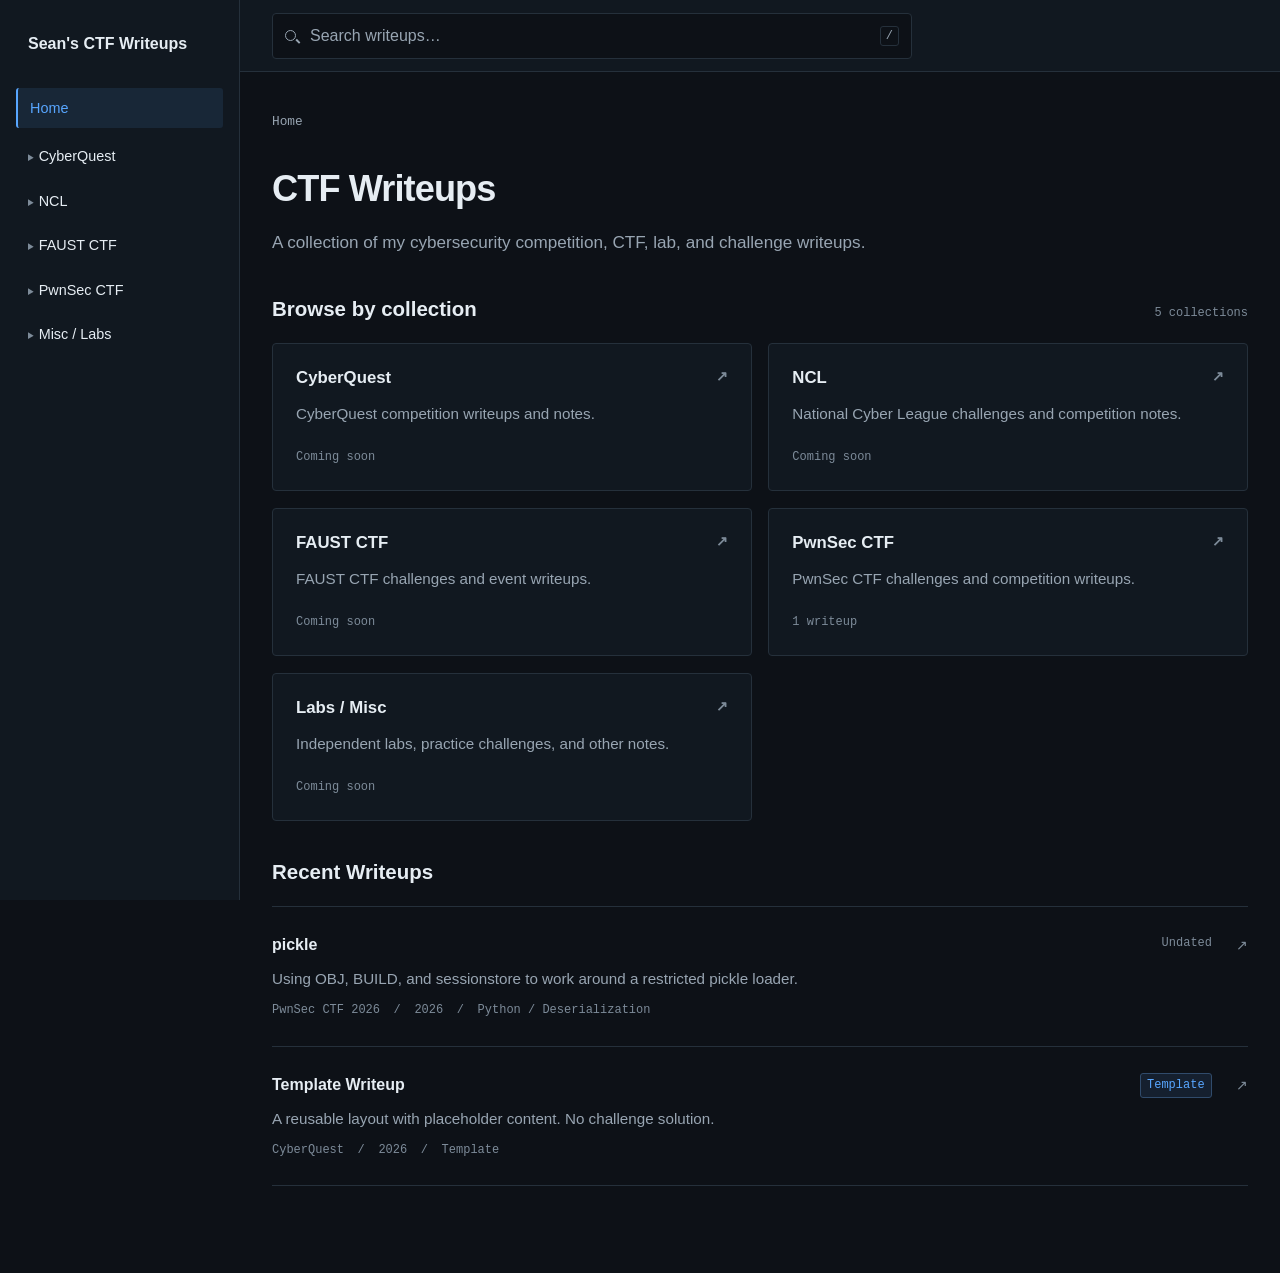
<file: index.html>
<!doctype html>
<html lang="en">
<head>
  <meta charset="utf-8">
  <meta name="viewport" content="width=device-width, initial-scale=1">
  <meta name="description" content="Sean's cybersecurity competition, CTF, lab, and challenge writeups.">
  <meta name="theme-color" content="#0d1117">
  <title>CTF Writeups · Sean's CTF Writeups</title>
  <link rel="stylesheet" href="assets/css/style.css">
  <script src="assets/js/writeups.js" defer></script>
  <script src="assets/js/main.js" defer></script>
</head>
<body>
  <a class="skip-link" href="#main">Skip to content</a>
  <div id="site-shell"></div>
  <noscript>
    <nav aria-label="Main">JavaScript enables the sidebar and search.
      <a href="index.html">Home</a><a href="writeups/cyberquest/">CyberQuest</a><a href="writeups/ncl/">NCL</a><a href="writeups/faust/">FAUST CTF</a><a href="writeups/pwnsec/">PwnSec CTF</a><a href="writeups/misc/">Misc / Labs</a>
    </nav>
  </noscript>
  <main id="main" class="page" tabindex="-1">
    <div class="page-inner">
      <nav class="breadcrumbs" aria-label="Breadcrumb"><ol><li aria-current="page">Home</li></ol></nav>
      <header class="page-heading">
        <h1>CTF Writeups</h1>
        <p>A collection of my cybersecurity competition, CTF, lab, and challenge writeups.</p>
      </header>
      <section class="home-section" aria-labelledby="browse-heading">
        <div class="section-heading"><h2 id="browse-heading">Browse by collection</h2><span>5 collections</span></div>
        <div class="category-grid" id="category-cards">
          <a class="category-card" href="writeups/cyberquest/"><h3>CyberQuest</h3><p>Coming soon</p></a>
          <a class="category-card" href="writeups/ncl/"><h3>NCL</h3><p>Coming soon</p></a>
          <a class="category-card" href="writeups/faust/"><h3>FAUST CTF</h3><p>Coming soon</p></a>
          <a class="category-card" href="writeups/pwnsec/"><h3>PwnSec CTF</h3><p>1 writeup</p></a>
          <a class="category-card" href="writeups/misc/"><h3>Labs / Misc</h3><p>Coming soon</p></a>
        </div>
      </section>
      <section class="home-section" aria-labelledby="recent-heading">
        <div class="section-heading"><h2 id="recent-heading">Recent Writeups</h2></div>
        <div id="recent-writeups">
          <ul class="entry-list"><li><div><a class="entry-title" href="writeups/pwnsec/2026/pickle/">pickle</a><p>Using OBJ, BUILD, and sessionstore to work around a restricted pickle loader.</p></div></li><li><div><a class="entry-title" href="writeups/cyberquest/2026/example-writeup/">Template Writeup</a><p>A reusable layout with placeholder content. No challenge solution.</p></div><span class="badge">Template</span></li></ul>
        </div>
      </section>
    </div>
  </main>
</body>
</html>
</file>
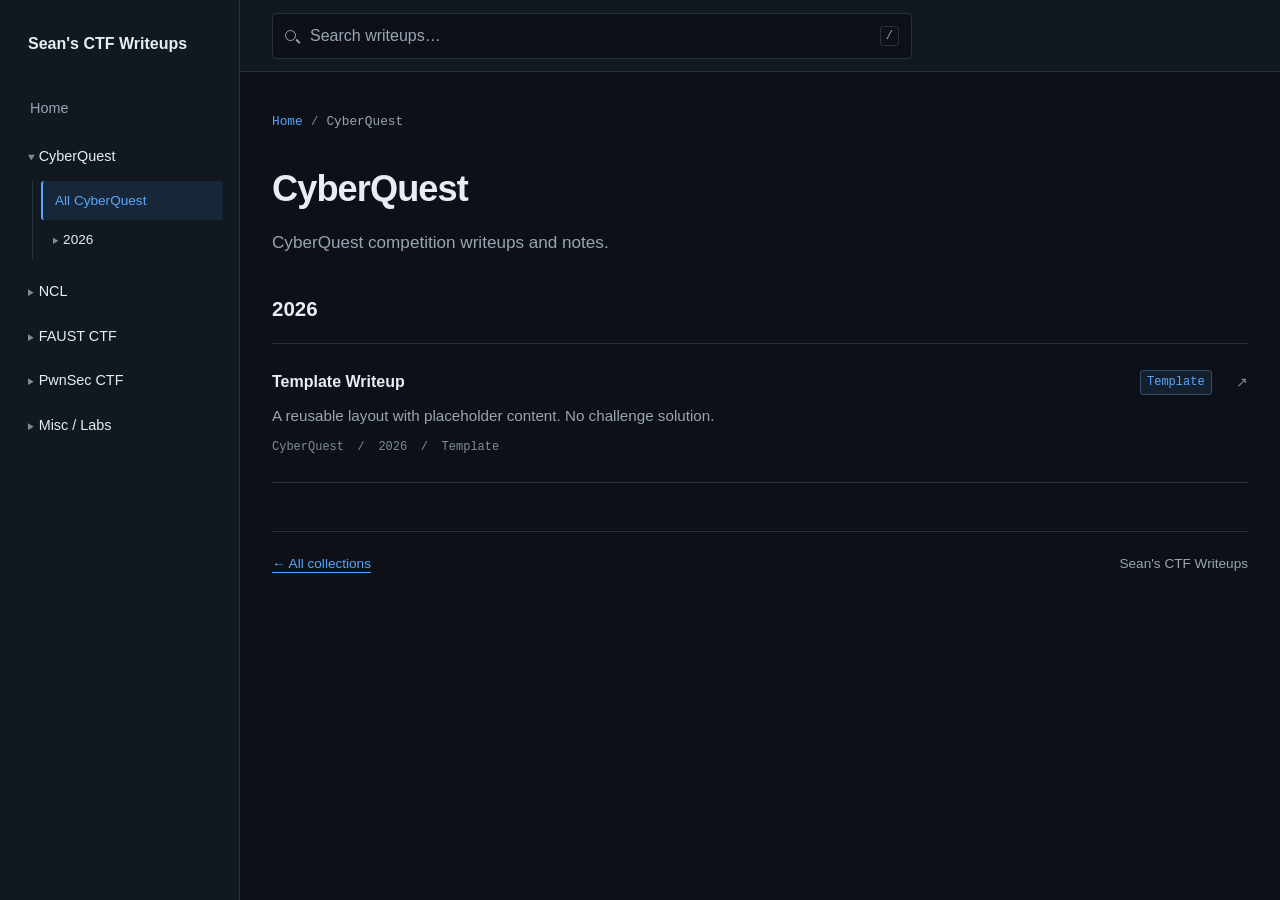
<file: writeups/cyberquest/index.html>
<!doctype html>
<html lang="en">
<head>
  <meta charset="utf-8">
  <meta name="viewport" content="width=device-width, initial-scale=1">
  <meta name="description" content="CyberQuest competition writeups and notes.">
  <meta name="theme-color" content="#0d1117">
  <title>CyberQuest · Sean's CTF Writeups</title>
  <link rel="stylesheet" href="../../assets/css/style.css">
  <script src="../../assets/js/writeups.js" defer></script>
  <script src="../../assets/js/main.js" defer></script>
</head>
<body>
  <a class="skip-link" href="#main">Skip to content</a>
  <div id="site-shell"></div>
  <noscript>
    <nav aria-label="Main">JavaScript enables the sidebar and search.
      <a href="../../index.html">Home</a><a href="../cyberquest/">CyberQuest</a><a href="../ncl/">NCL</a><a href="../faust/">FAUST CTF</a><a href="../misc/">Misc / Labs</a>
    </nav>
  </noscript>
  <main id="main" class="page" tabindex="-1">
    <div class="page-inner">
      <nav class="breadcrumbs" aria-label="Breadcrumb"><ol><li><a href="../../index.html">Home</a></li><li aria-current="page">CyberQuest</li></ol></nav>
      <header class="page-heading">
        <h1>CyberQuest</h1>
        <p>CyberQuest competition writeups and notes.</p>
      </header>
      <div data-collection="cyberquest">
        <section aria-labelledby="year-2026"><h2 id="year-2026">2026</h2><ul class="entry-list"><li><div><a class="entry-title" href="2026/example-writeup/">Template Writeup</a><p>A reusable layout with placeholder content. No challenge solution.</p></div><span class="badge">Template</span></li></ul></section>
      </div>
      <footer class="page-footer"><a href="../../index.html">← All collections</a><span>Sean's CTF Writeups</span></footer>
    </div>
  </main>
</body>
</html>
</file>
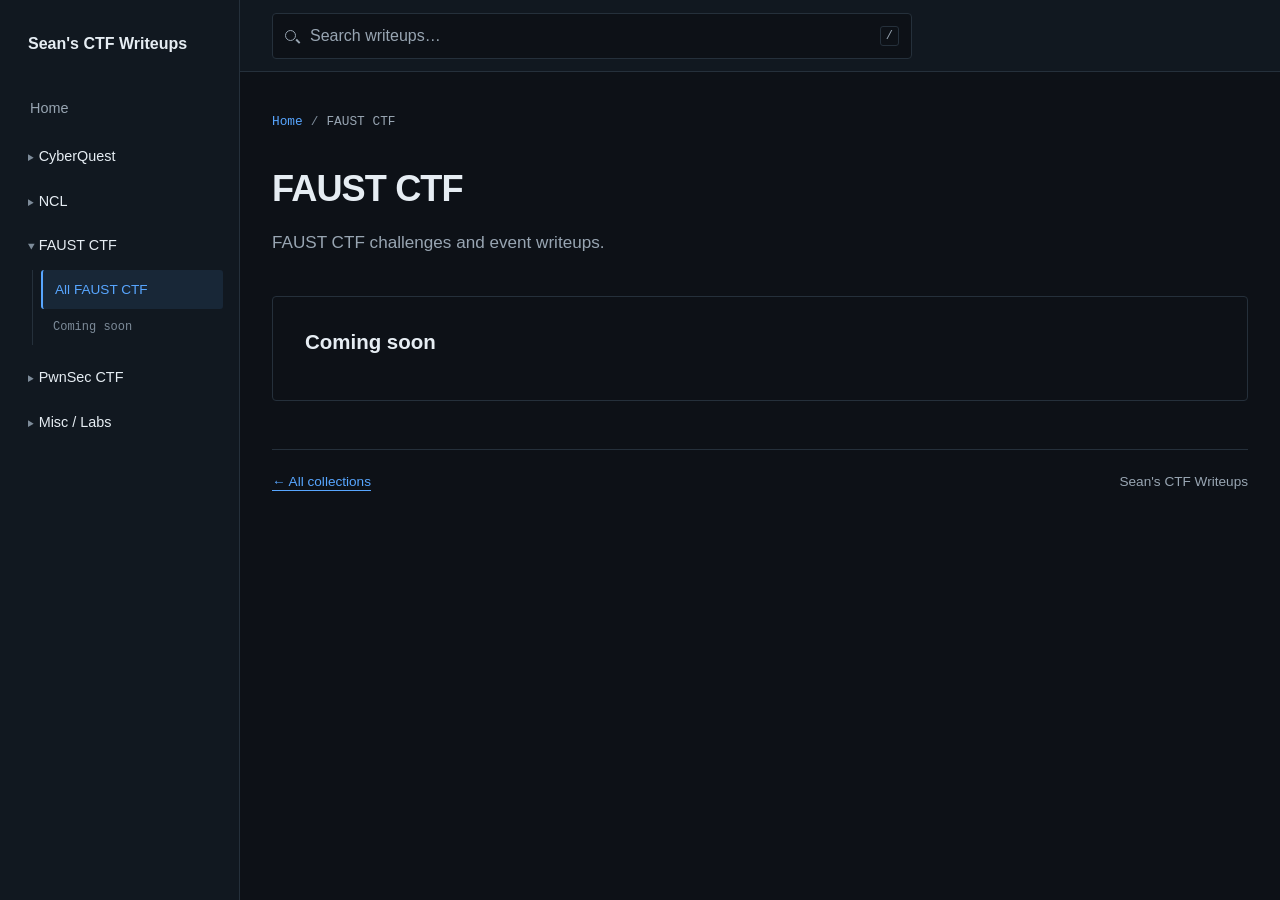
<file: writeups/faust/index.html>
<!doctype html>
<html lang="en">
<head>
  <meta charset="utf-8">
  <meta name="viewport" content="width=device-width, initial-scale=1">
  <meta name="description" content="FAUST CTF challenges and event writeups.">
  <meta name="theme-color" content="#0d1117">
  <title>FAUST CTF · Sean's CTF Writeups</title>
  <link rel="stylesheet" href="../../assets/css/style.css">
  <script src="../../assets/js/writeups.js" defer></script>
  <script src="../../assets/js/main.js" defer></script>
</head>
<body>
  <a class="skip-link" href="#main">Skip to content</a>
  <div id="site-shell"></div>
  <noscript>
    <nav aria-label="Main">JavaScript enables the sidebar and search.
      <a href="../../index.html">Home</a><a href="../cyberquest/">CyberQuest</a><a href="../ncl/">NCL</a><a href="../faust/">FAUST CTF</a><a href="../misc/">Misc / Labs</a>
    </nav>
  </noscript>
  <main id="main" class="page" tabindex="-1">
    <div class="page-inner">
      <nav class="breadcrumbs" aria-label="Breadcrumb"><ol><li><a href="../../index.html">Home</a></li><li aria-current="page">FAUST CTF</li></ol></nav>
      <header class="page-heading">
        <h1>FAUST CTF</h1>
        <p>FAUST CTF challenges and event writeups.</p>
      </header>
      <div data-collection="faust">
        <div class="empty-state"><h2>Coming soon</h2></div>
      </div>
      <footer class="page-footer"><a href="../../index.html">← All collections</a><span>Sean's CTF Writeups</span></footer>
    </div>
  </main>
</body>
</html>
</file>
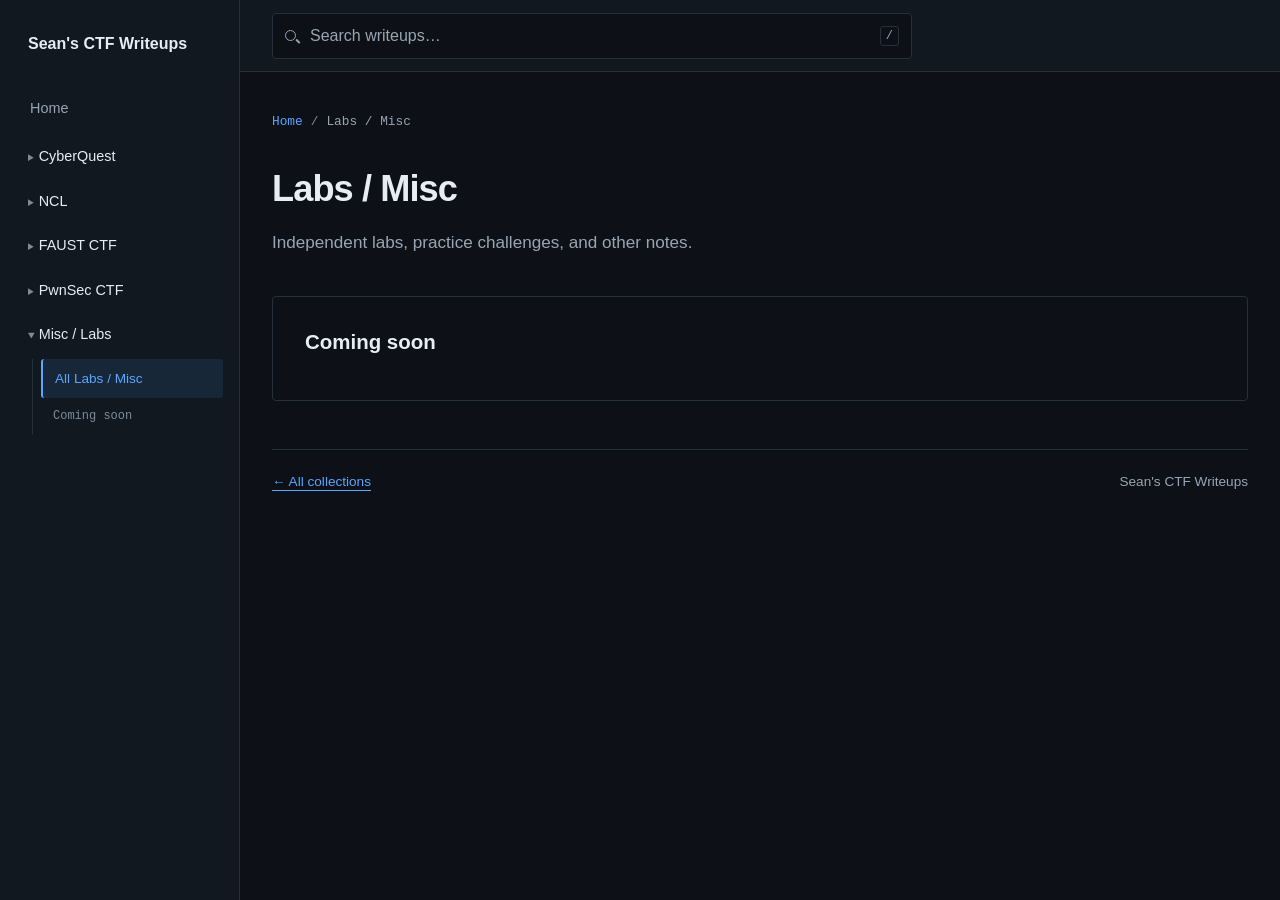
<file: writeups/misc/index.html>
<!doctype html>
<html lang="en">
<head>
  <meta charset="utf-8">
  <meta name="viewport" content="width=device-width, initial-scale=1">
  <meta name="description" content="Independent labs, practice challenges, and other notes.">
  <meta name="theme-color" content="#0d1117">
  <title>Labs / Misc · Sean's CTF Writeups</title>
  <link rel="stylesheet" href="../../assets/css/style.css">
  <script src="../../assets/js/writeups.js" defer></script>
  <script src="../../assets/js/main.js" defer></script>
</head>
<body>
  <a class="skip-link" href="#main">Skip to content</a>
  <div id="site-shell"></div>
  <noscript>
    <nav aria-label="Main">JavaScript enables the sidebar and search.
      <a href="../../index.html">Home</a><a href="../cyberquest/">CyberQuest</a><a href="../ncl/">NCL</a><a href="../faust/">FAUST CTF</a><a href="../misc/">Misc / Labs</a>
    </nav>
  </noscript>
  <main id="main" class="page" tabindex="-1">
    <div class="page-inner">
      <nav class="breadcrumbs" aria-label="Breadcrumb"><ol><li><a href="../../index.html">Home</a></li><li aria-current="page">Labs / Misc</li></ol></nav>
      <header class="page-heading">
        <h1>Labs / Misc</h1>
        <p>Independent labs, practice challenges, and other notes.</p>
      </header>
      <div data-collection="misc">
        <div class="empty-state"><h2>Coming soon</h2></div>
      </div>
      <footer class="page-footer"><a href="../../index.html">← All collections</a><span>Sean's CTF Writeups</span></footer>
    </div>
  </main>
</body>
</html>
</file>
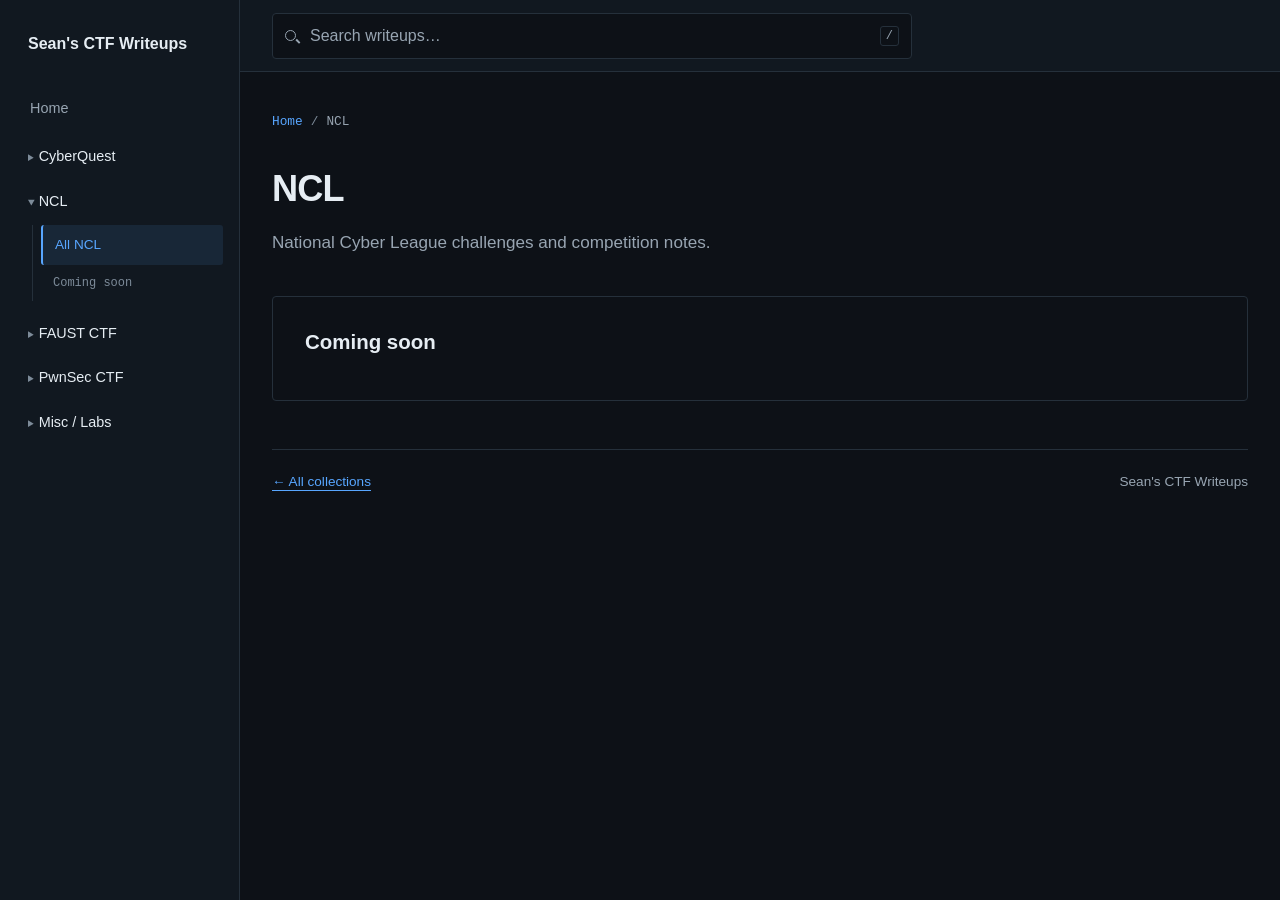
<file: writeups/ncl/index.html>
<!doctype html>
<html lang="en">
<head>
  <meta charset="utf-8">
  <meta name="viewport" content="width=device-width, initial-scale=1">
  <meta name="description" content="National Cyber League challenges and competition notes.">
  <meta name="theme-color" content="#0d1117">
  <title>NCL · Sean's CTF Writeups</title>
  <link rel="stylesheet" href="../../assets/css/style.css">
  <script src="../../assets/js/writeups.js" defer></script>
  <script src="../../assets/js/main.js" defer></script>
</head>
<body>
  <a class="skip-link" href="#main">Skip to content</a>
  <div id="site-shell"></div>
  <noscript>
    <nav aria-label="Main">JavaScript enables the sidebar and search.
      <a href="../../index.html">Home</a><a href="../cyberquest/">CyberQuest</a><a href="../ncl/">NCL</a><a href="../faust/">FAUST CTF</a><a href="../misc/">Misc / Labs</a>
    </nav>
  </noscript>
  <main id="main" class="page" tabindex="-1">
    <div class="page-inner">
      <nav class="breadcrumbs" aria-label="Breadcrumb"><ol><li><a href="../../index.html">Home</a></li><li aria-current="page">NCL</li></ol></nav>
      <header class="page-heading">
        <h1>NCL</h1>
        <p>National Cyber League challenges and competition notes.</p>
      </header>
      <div data-collection="ncl">
        <div class="empty-state"><h2>Coming soon</h2></div>
      </div>
      <footer class="page-footer"><a href="../../index.html">← All collections</a><span>Sean's CTF Writeups</span></footer>
    </div>
  </main>
</body>
</html>
</file>
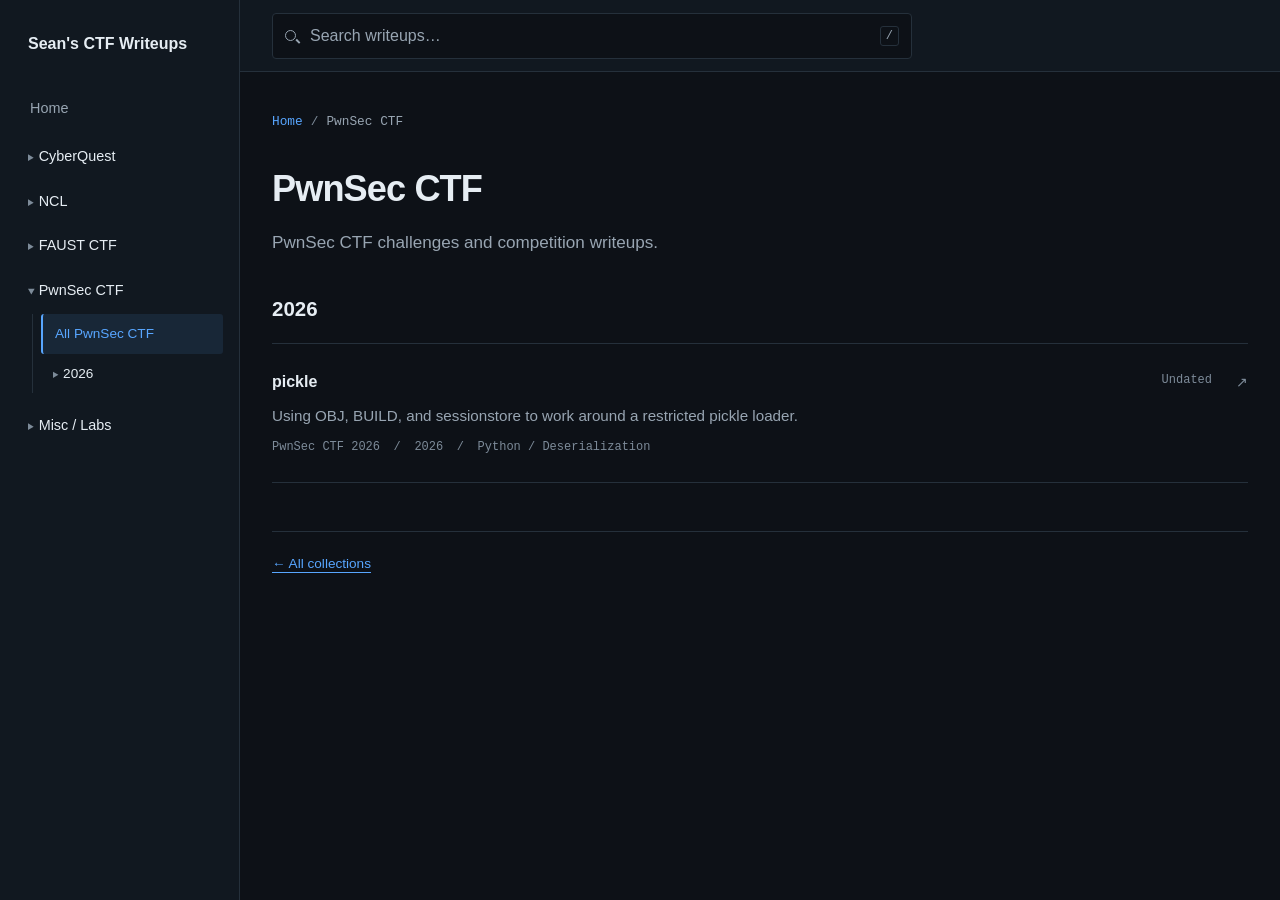
<file: writeups/pwnsec/index.html>
<!doctype html>
<html lang="en">
<head>
  <meta charset="utf-8">
  <meta name="viewport" content="width=device-width, initial-scale=1">
  <meta name="description" content="PwnSec CTF challenges and competition writeups.">
  <meta name="theme-color" content="#0d1117">
  <title>PwnSec CTF · Sean's CTF Writeups</title>
  <link rel="stylesheet" href="../../assets/css/style.css">
  <script src="../../assets/js/writeups.js" defer></script>
  <script src="../../assets/js/main.js" defer></script>
</head>
<body>
  <a class="skip-link" href="#main">Skip to content</a>
  <div id="site-shell"></div>
  <noscript>
    <nav aria-label="Main">JavaScript enables the sidebar and search.
      <a href="../../index.html">Home</a><a href="../pwnsec/">PwnSec CTF</a><a href="../cyberquest/">CyberQuest</a><a href="../ncl/">NCL</a><a href="../faust/">FAUST CTF</a><a href="../misc/">Misc / Labs</a>
    </nav>
  </noscript>
  <main id="main" class="page" tabindex="-1">
    <div class="page-inner">
      <nav class="breadcrumbs" aria-label="Breadcrumb"><ol><li><a href="../../index.html">Home</a></li><li aria-current="page">PwnSec CTF</li></ol></nav>
      <header class="page-heading">
        <h1>PwnSec CTF</h1>
        <p>PwnSec CTF challenges and competition writeups.</p>
      </header>
      <div data-collection="pwnsec">
        <section aria-labelledby="year-2026"><h2 id="year-2026">2026</h2><ul class="entry-list"><li><div><a class="entry-title" href="2026/pickle/">pickle</a><p>Using OBJ, BUILD, and sessionstore to work around a restricted pickle loader.</p><div class="entry-meta">PwnSec CTF 2026 / Python / Deserialization</div></div></li></ul></section>
      </div>
      <footer class="page-footer"><a href="../../index.html">← All collections</a></footer>
    </div>
  </main>
</body>
</html>
</file>
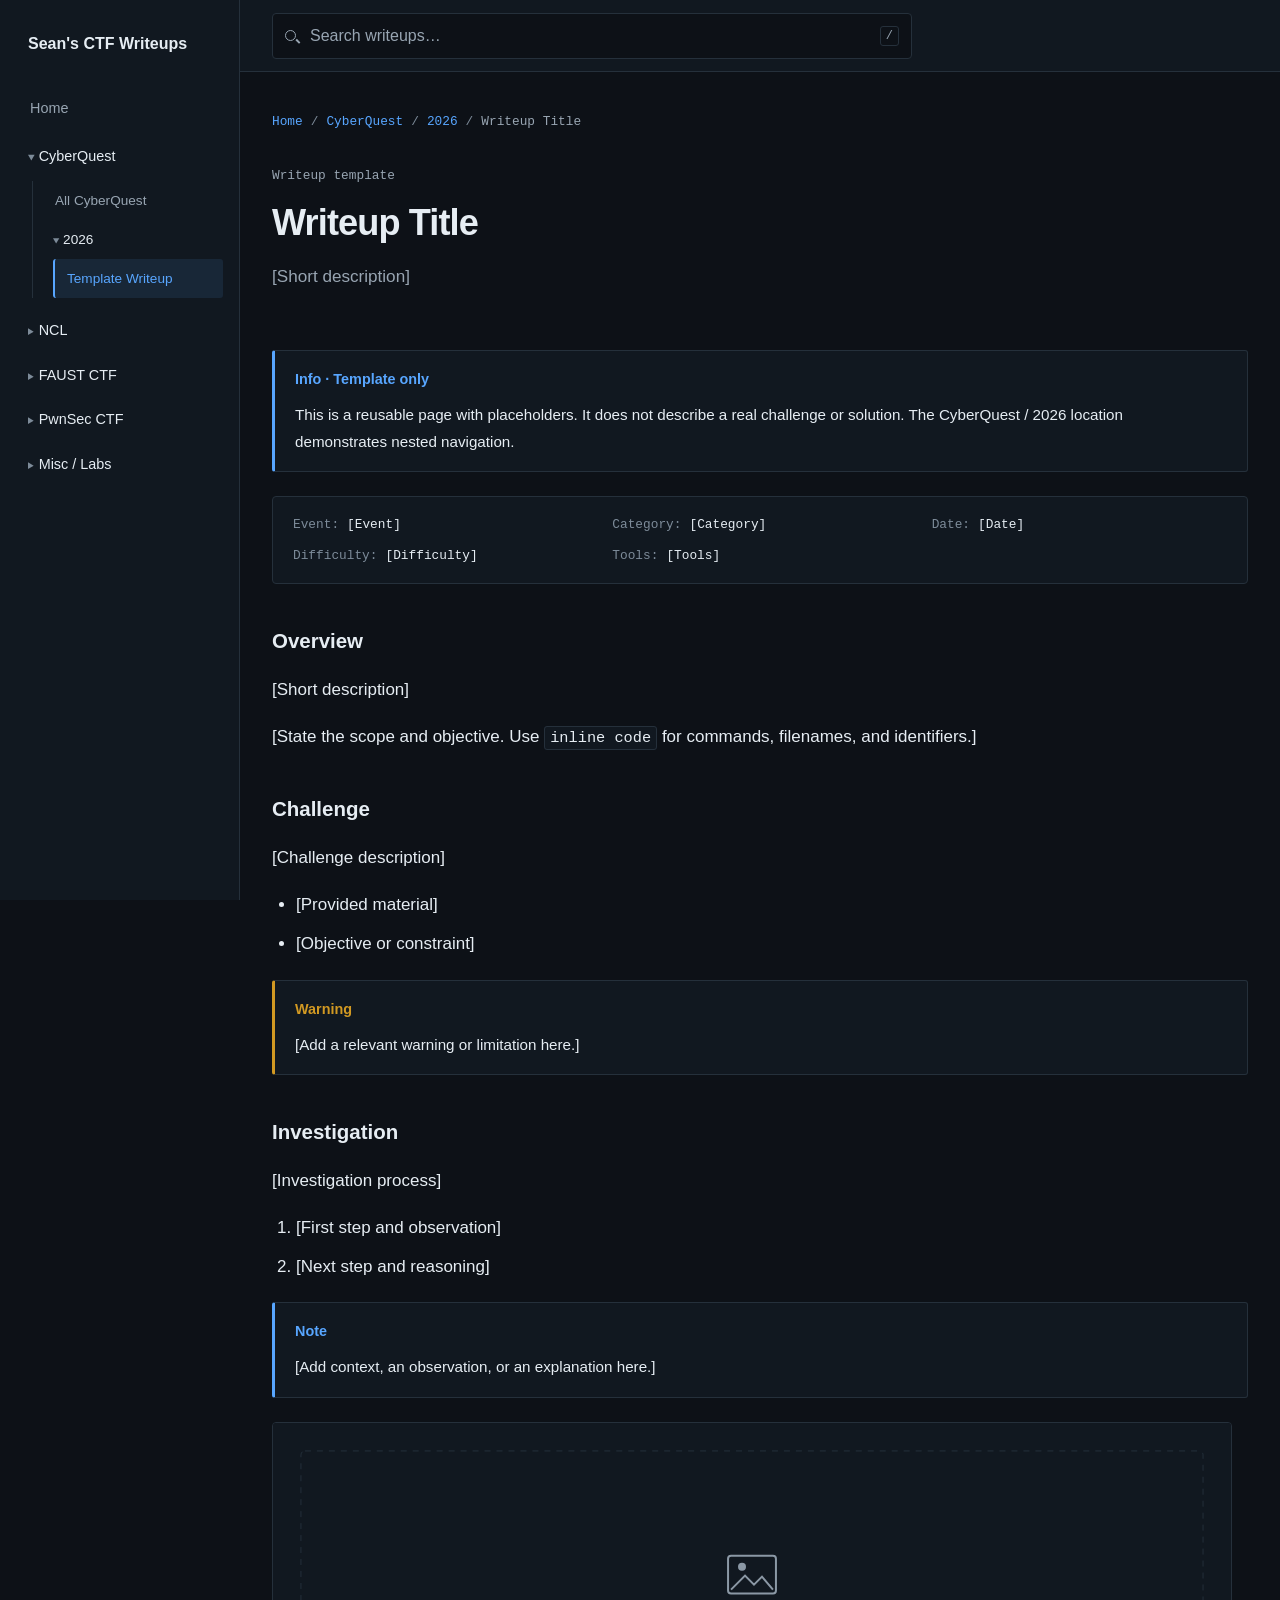
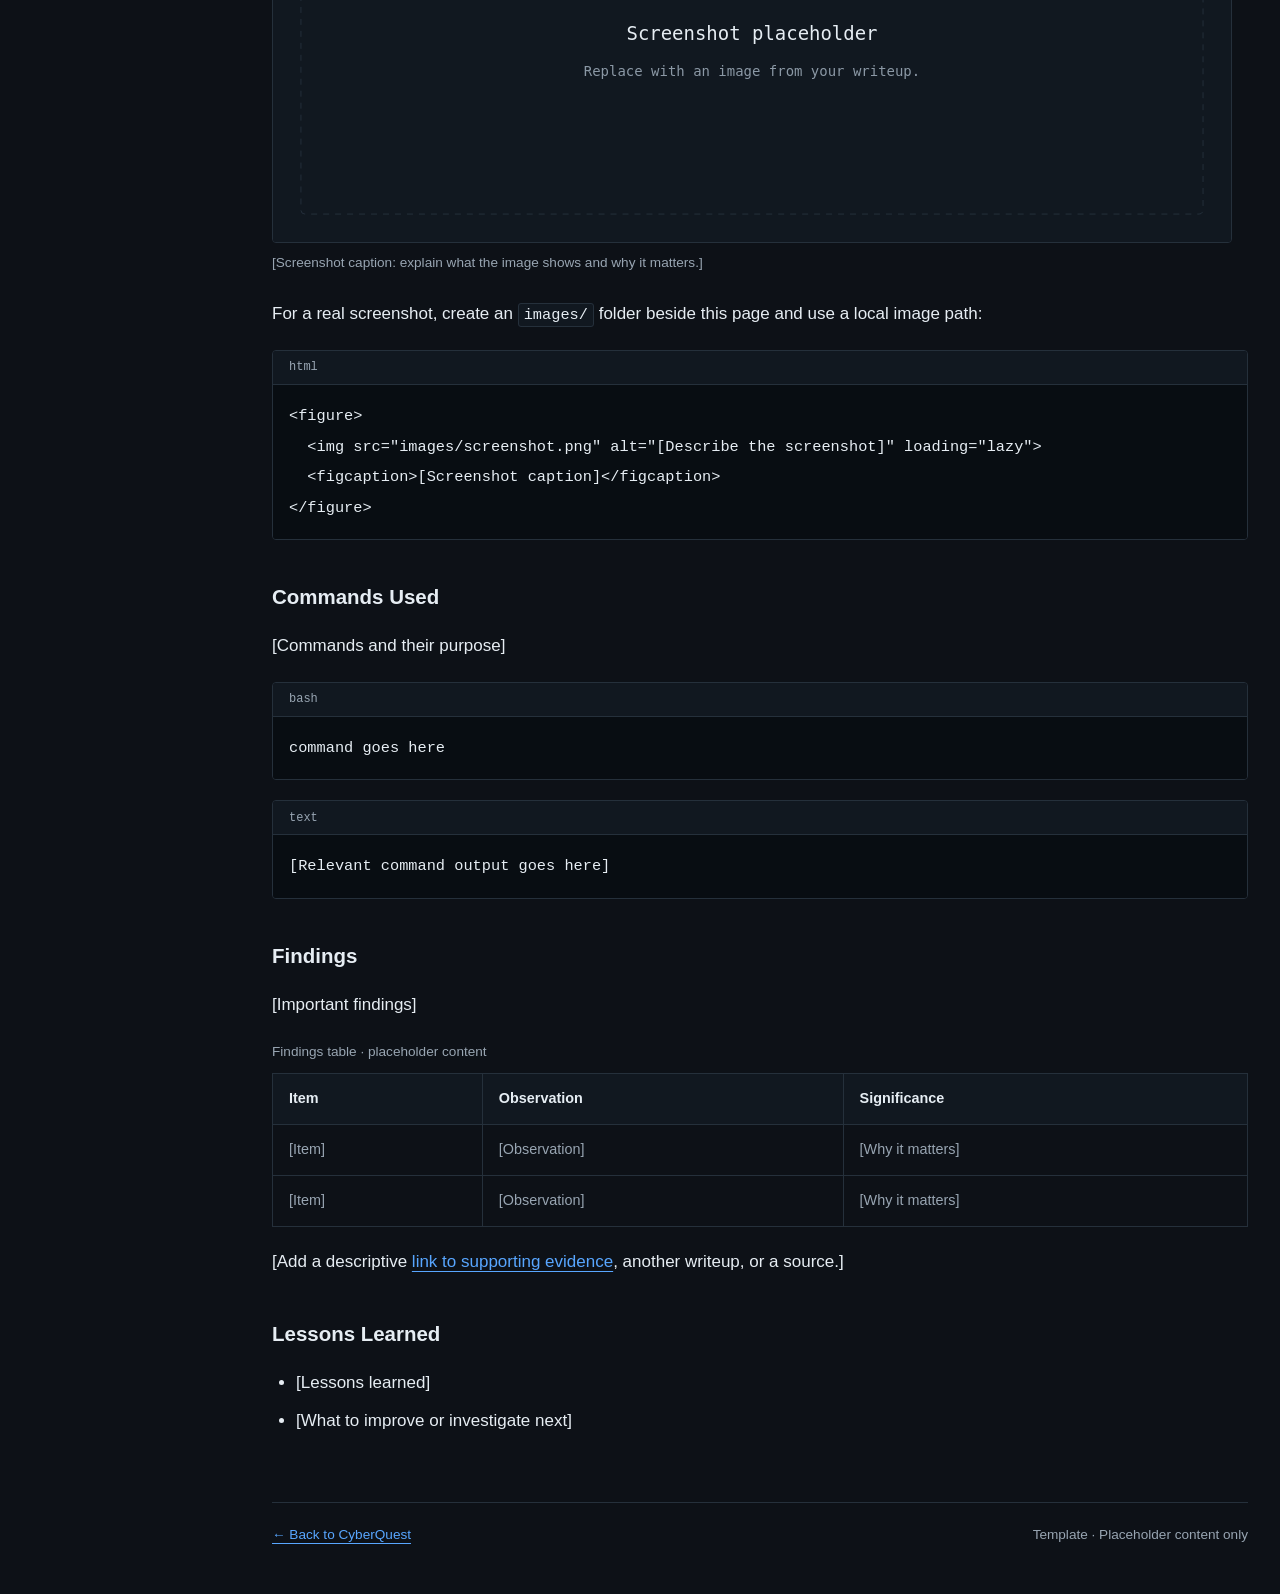
<file: writeups/cyberquest/2026/example-writeup/index.html>
<!doctype html>
<html lang="en">
<head>
  <meta charset="utf-8">
  <meta name="viewport" content="width=device-width, initial-scale=1">
  <meta name="description" content="A reusable CTF writeup template. Placeholder content only; no challenge solution.">
  <meta name="theme-color" content="#0d1117">
  <title>Template Writeup · Sean's CTF Writeups</title>
  <!-- This page is four directories below the site root. Adjust these paths when copying. -->
  <link rel="stylesheet" href="../../../../assets/css/style.css">
  <script src="../../../../assets/js/writeups.js" defer></script>
  <script src="../../../../assets/js/main.js" defer></script>
</head>
<body>
  <a class="skip-link" href="#main">Skip to content</a>
  <div id="site-shell"></div>
  <noscript>
    <nav aria-label="Main">JavaScript enables the sidebar and search.
      <a href="../../../../index.html">Home</a><a href="../../">CyberQuest</a><a href="../../../ncl/">NCL</a><a href="../../../faust/">FAUST CTF</a><a href="../../../misc/">Misc / Labs</a>
    </nav>
  </noscript>
  <main id="main" class="page" tabindex="-1">
    <div class="page-inner">
      <nav class="breadcrumbs" aria-label="Breadcrumb">
        <ol><li><a href="../../../../index.html">Home</a></li><li><a href="../../">CyberQuest</a></li><li><a href="../../#year-2026">2026</a></li><li aria-current="page">Writeup Title</li></ol>
      </nav>
      <header class="page-heading">
        <span class="eyebrow">Writeup template</span>
        <h1>Writeup Title</h1>
        <p>[Short description]</p>
      </header>
      <div class="article-layout">
        <article class="prose" aria-label="Writeup template">
          <aside class="callout" aria-label="Template information"><strong>Info · Template only</strong><p>This is a reusable page with placeholders. It does not describe a real challenge or solution. The CyberQuest / 2026 location demonstrates nested navigation.</p></aside>
          <dl class="metadata">
            <div><dt>Event:</dt><dd>[Event]</dd></div>
            <div><dt>Category:</dt><dd>[Category]</dd></div>
            <div><dt>Date:</dt><dd>[Date]</dd></div>
            <div><dt>Difficulty:</dt><dd>[Difficulty]</dd></div>
            <div><dt>Tools:</dt><dd>[Tools]</dd></div>
          </dl>

          <h2 id="overview">Overview</h2>
          <p>[Short description]</p>
          <p>[State the scope and objective. Use <code>inline code</code> for commands, filenames, and identifiers.]</p>

          <h2 id="challenge">Challenge</h2>
          <p>[Challenge description]</p>
          <ul><li>[Provided material]</li><li>[Objective or constraint]</li></ul>
          <aside class="callout warning" aria-label="Warning"><strong>Warning</strong><p>[Add a relevant warning or limitation here.]</p></aside>

          <h2 id="investigation">Investigation</h2>
          <p>[Investigation process]</p>
          <ol><li>[First step and observation]</li><li>[Next step and reasoning]</li></ol>
          <aside class="callout" aria-label="Note"><strong>Note</strong><p>[Add context, an observation, or an explanation here.]</p></aside>
          <figure>
            <img src="../../../../assets/images/screenshot-placeholder.svg" alt="Placeholder frame for a future investigation screenshot" width="960" height="420" loading="lazy">
            <figcaption>[Screenshot caption: explain what the image shows and why it matters.]</figcaption>
          </figure>
          <p>For a real screenshot, create an <code>images/</code> folder beside this page and use a local image path:</p>
          <div class="code-example"><span class="code-label">html</span><pre><code>&lt;figure&gt;
  &lt;img src="images/screenshot.png" alt="[Describe the screenshot]" loading="lazy"&gt;
  &lt;figcaption&gt;[Screenshot caption]&lt;/figcaption&gt;
&lt;/figure&gt;</code></pre></div>

          <h2 id="commands-used">Commands Used</h2>
          <p>[Commands and their purpose]</p>
          <div class="code-example"><span class="code-label">bash</span><pre><code>command goes here</code></pre></div>
          <div class="code-example"><span class="code-label">text</span><pre><code>[Relevant command output goes here]</code></pre></div>

          <h2 id="findings">Findings</h2>
          <p>[Important findings]</p>
          <div class="table-wrap" role="region" aria-label="Example findings table" tabindex="0">
            <table>
              <caption>Findings table · placeholder content</caption>
              <thead><tr><th scope="col">Item</th><th scope="col">Observation</th><th scope="col">Significance</th></tr></thead>
              <tbody><tr><td>[Item]</td><td>[Observation]</td><td>[Why it matters]</td></tr><tr><td>[Item]</td><td>[Observation]</td><td>[Why it matters]</td></tr></tbody>
            </table>
          </div>
          <p>[Add a descriptive <a href="#investigation">link to supporting evidence</a>, another writeup, or a source.]</p>

          <h2 id="lessons-learned">Lessons Learned</h2>
          <ul><li>[Lessons learned]</li><li>[What to improve or investigate next]</li></ul>
        </article>
        <nav class="page-toc" id="page-toc" aria-label="On this page"></nav>
      </div>
      <footer class="page-footer"><a href="../../">← Back to CyberQuest</a><span>Template · Placeholder content only</span></footer>
    </div>
  </main>
</body>
</html>
</file>
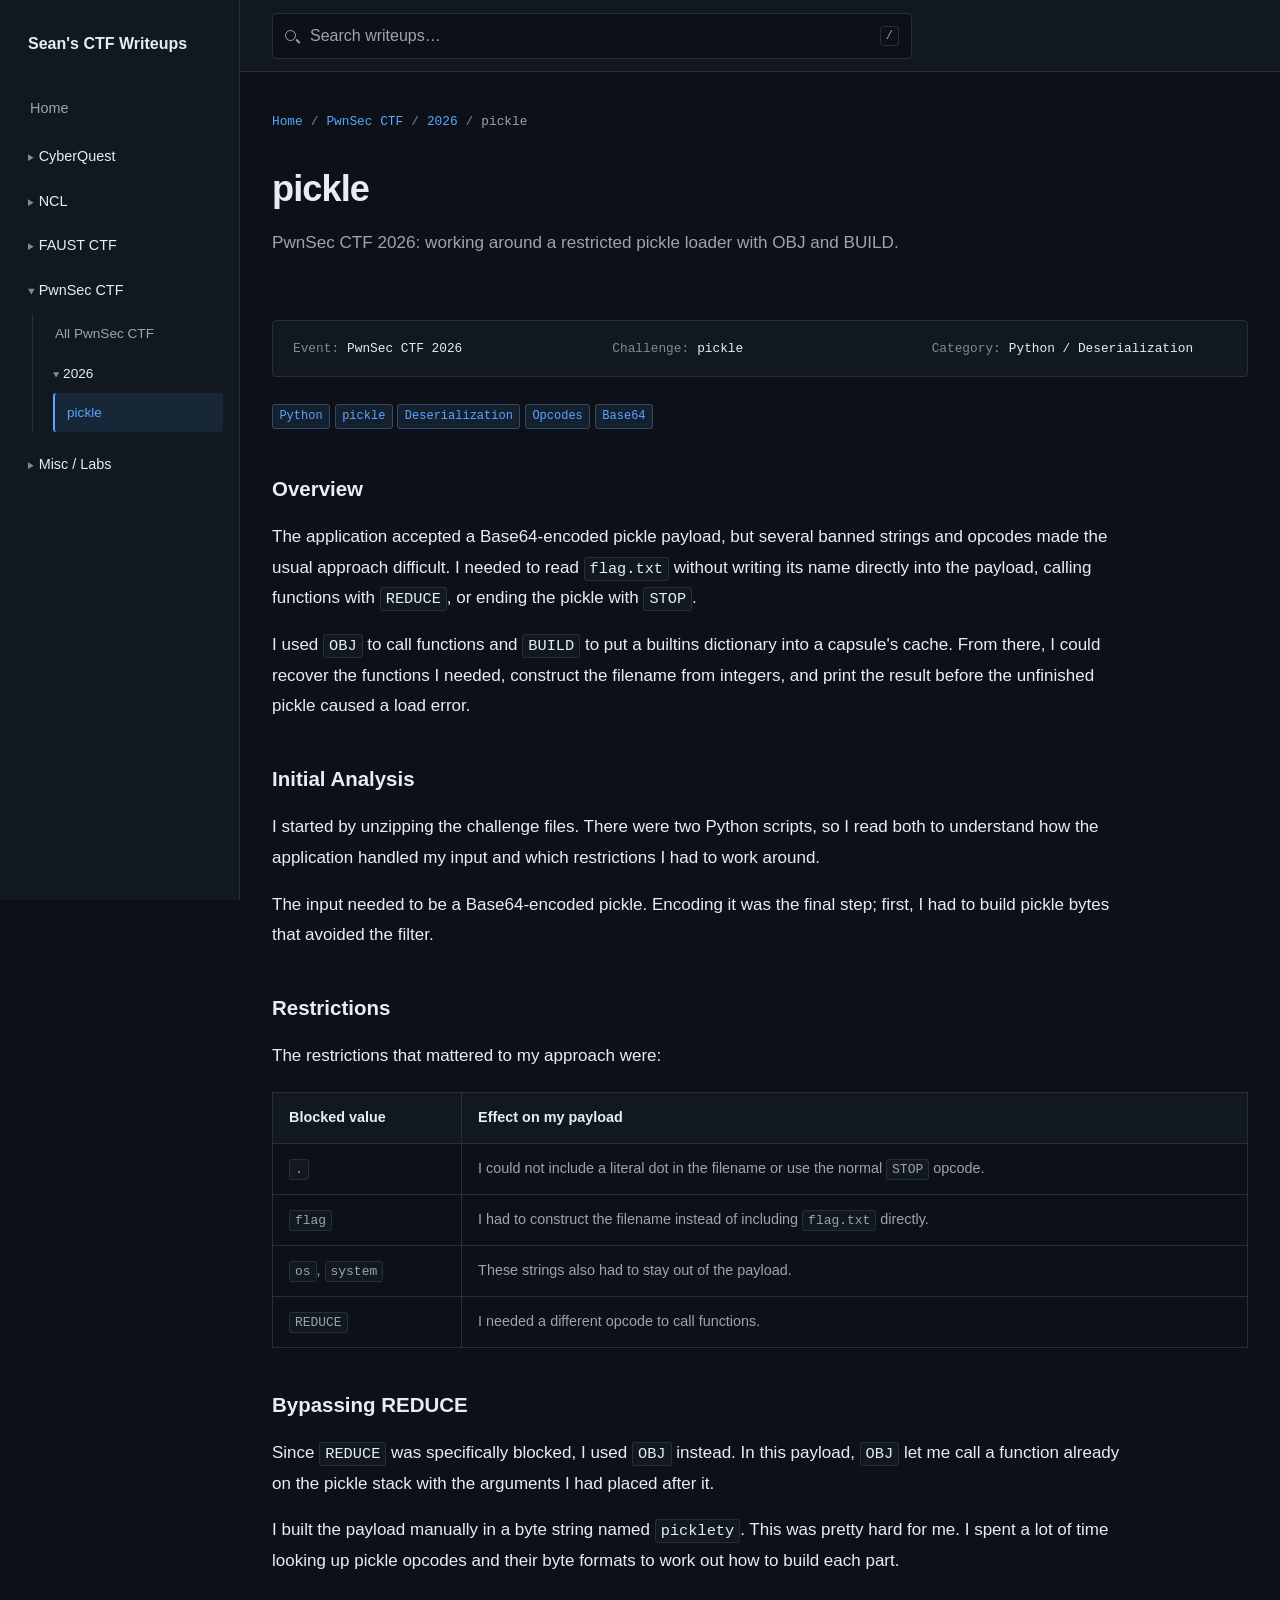
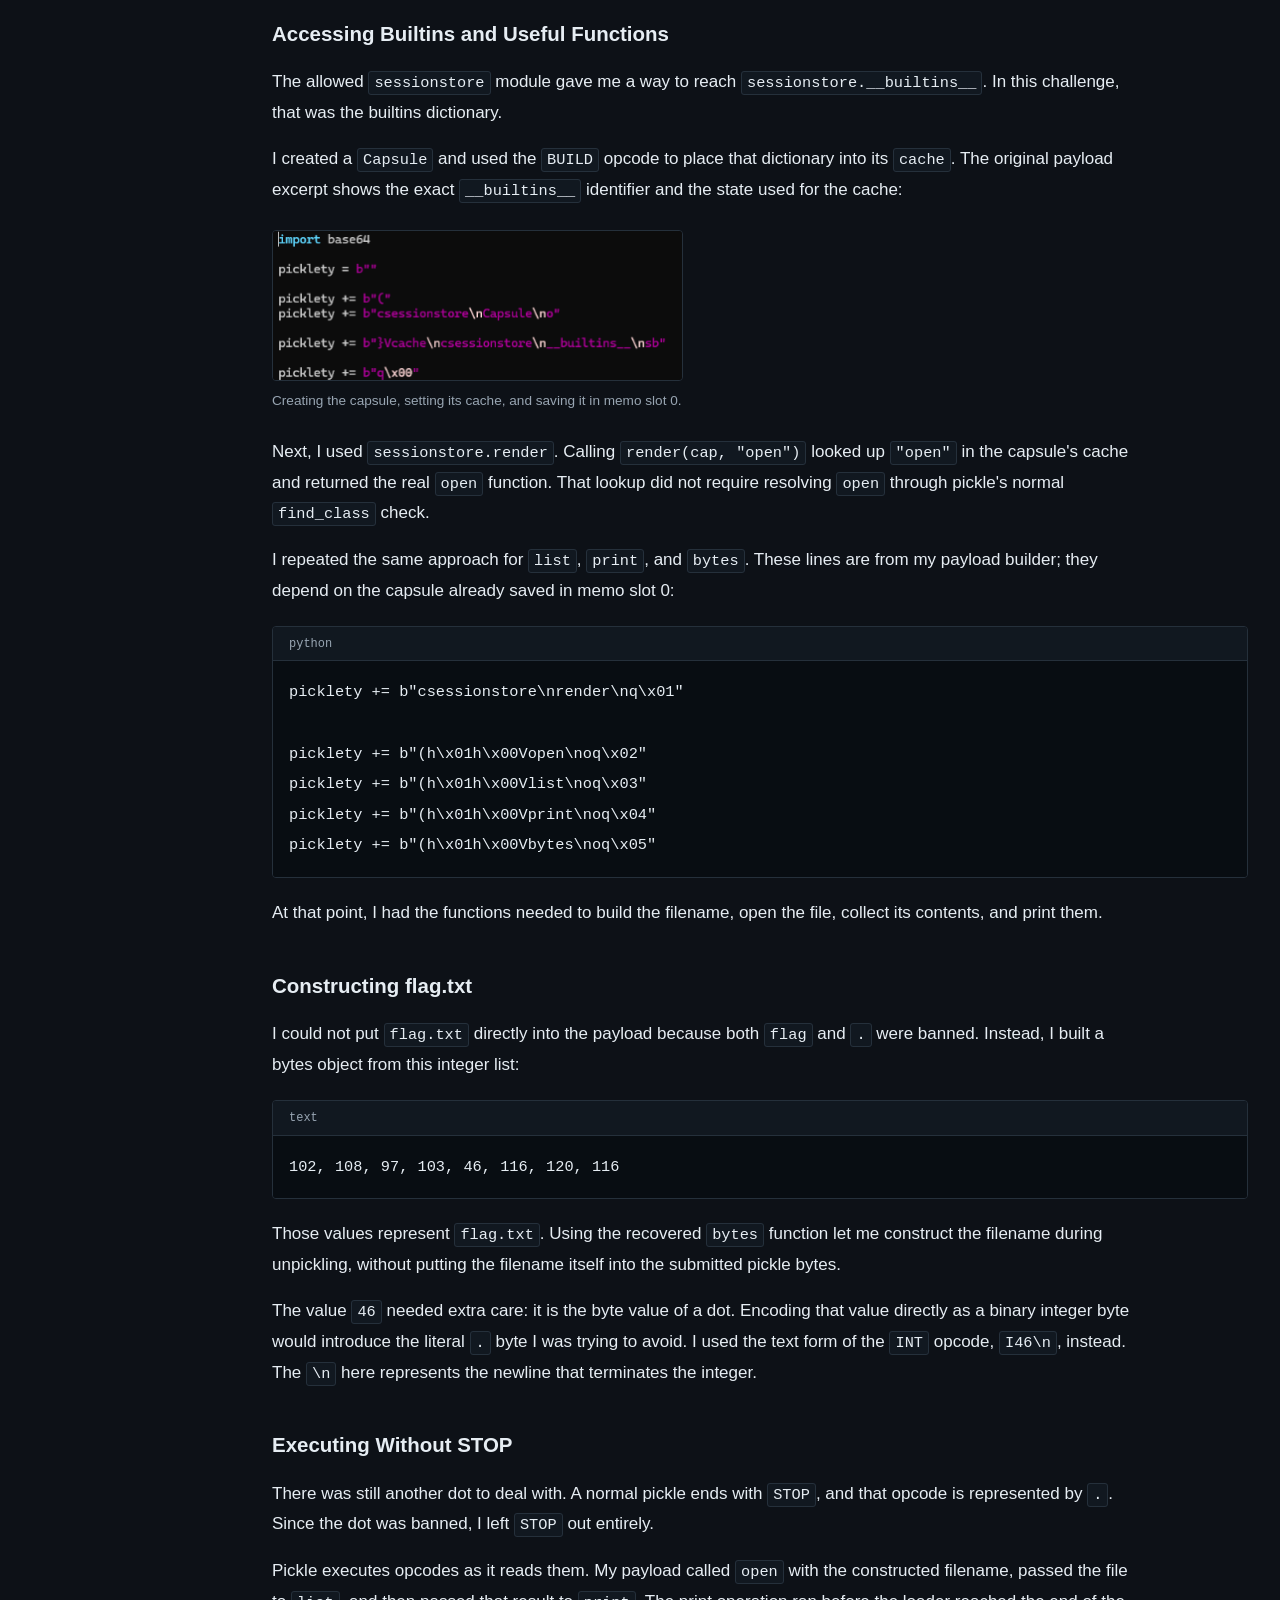
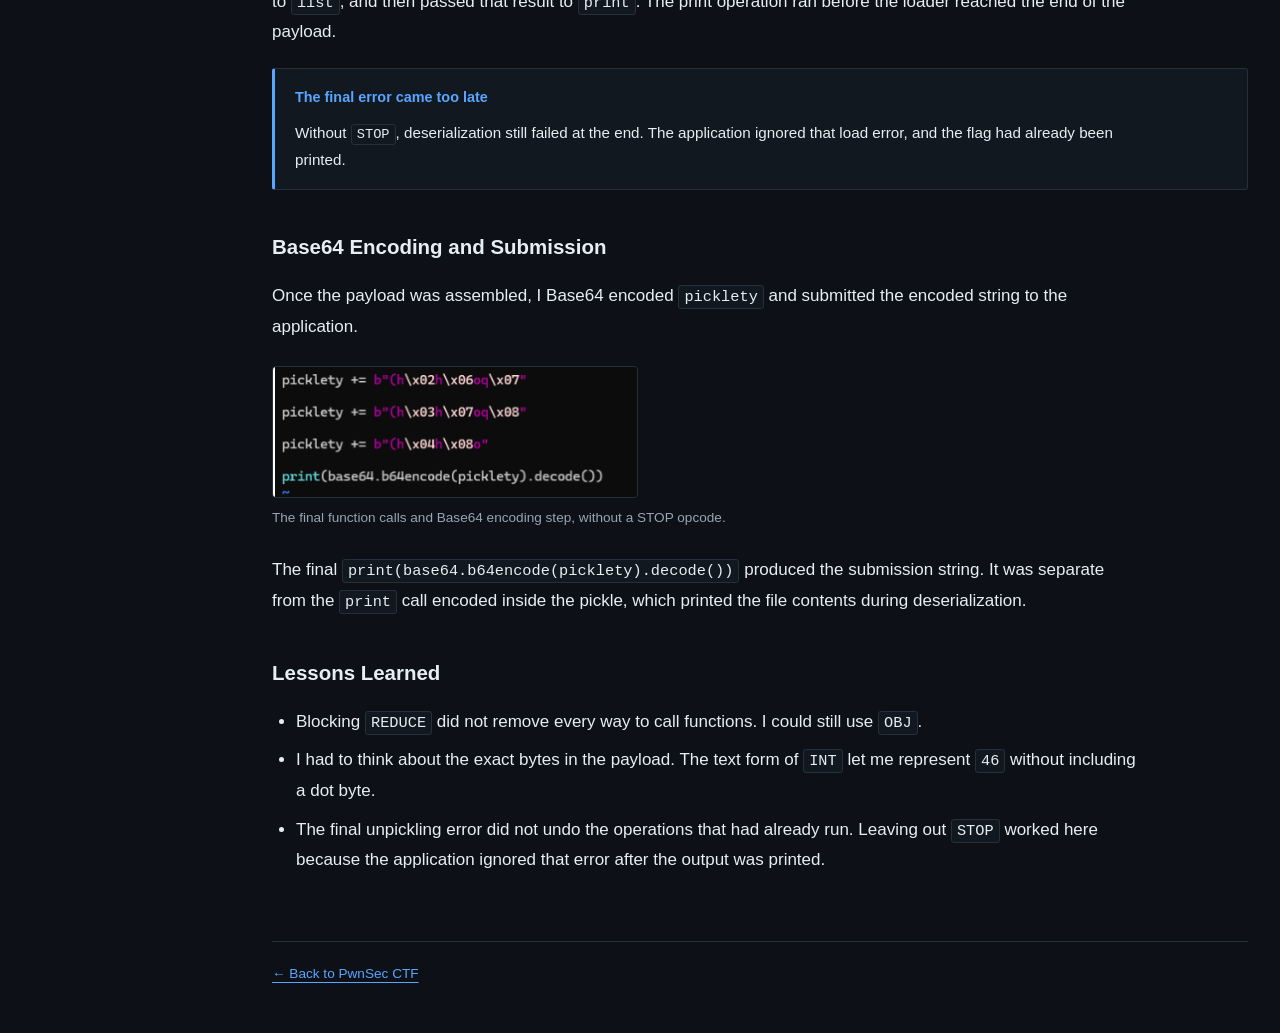
<file: writeups/pwnsec/2026/pickle/index.html>
<!doctype html>
<html lang="en">
<head>
  <meta charset="utf-8">
  <meta name="viewport" content="width=device-width, initial-scale=1">
  <meta name="description" content="My PwnSec CTF 2026 pickle writeup: using OBJ, BUILD, and sessionstore to work around a restricted pickle loader.">
  <meta name="theme-color" content="#0d1117">
  <title>pickle · PwnSec CTF 2026 · Sean's CTF Writeups</title>
  <link rel="stylesheet" href="../../../../assets/css/style.css">
  <script src="../../../../assets/js/writeups.js" defer></script>
  <script src="../../../../assets/js/main.js" defer></script>
</head>
<body>
  <a class="skip-link" href="#main">Skip to content</a>
  <div id="site-shell"></div>
  <noscript>
    <nav aria-label="Main">JavaScript enables the sidebar and search.
      <a href="../../../../index.html">Home</a><a href="../../">PwnSec CTF</a><a href="../../../cyberquest/">CyberQuest</a><a href="../../../ncl/">NCL</a><a href="../../../faust/">FAUST CTF</a><a href="../../../misc/">Misc / Labs</a>
    </nav>
  </noscript>
  <main id="main" class="page" tabindex="-1">
    <div class="page-inner">
      <nav class="breadcrumbs" aria-label="Breadcrumb">
        <ol><li><a href="../../../../index.html">Home</a></li><li><a href="../../">PwnSec CTF</a></li><li><a href="../../#year-2026">2026</a></li><li aria-current="page">pickle</li></ol>
      </nav>
      <header class="page-heading">
        <h1>pickle</h1>
        <p>PwnSec CTF 2026: working around a restricted pickle loader with OBJ and BUILD.</p>
      </header>
      <div class="article-layout">
        <article class="prose" aria-label="pickle writeup">
          <dl class="metadata">
            <div><dt>Event:</dt><dd>PwnSec CTF 2026</dd></div>
            <div><dt>Challenge:</dt><dd>pickle</dd></div>
            <div><dt>Category:</dt><dd>Python / Deserialization</dd></div>
          </dl>
          <p aria-label="Tags"><span class="tag">Python</span> <span class="tag">pickle</span> <span class="tag">Deserialization</span> <span class="tag">Opcodes</span> <span class="tag">Base64</span></p>

          <h2 id="overview">Overview</h2>
          <p>The application accepted a Base64-encoded pickle payload, but several banned strings and opcodes made the usual approach difficult. I needed to read <code>flag.txt</code> without writing its name directly into the payload, calling functions with <code>REDUCE</code>, or ending the pickle with <code>STOP</code>.</p>
          <p>I used <code>OBJ</code> to call functions and <code>BUILD</code> to put a builtins dictionary into a capsule's cache. From there, I could recover the functions I needed, construct the filename from integers, and print the result before the unfinished pickle caused a load error.</p>

          <h2 id="initial-analysis">Initial Analysis</h2>
          <p>I started by unzipping the challenge files. There were two Python scripts, so I read both to understand how the application handled my input and which restrictions I had to work around.</p>
          <p>The input needed to be a Base64-encoded pickle. Encoding it was the final step; first, I had to build pickle bytes that avoided the filter.</p>

          <h2 id="restrictions">Restrictions</h2>
          <p>The restrictions that mattered to my approach were:</p>
          <div class="table-wrap" role="region" aria-label="Relevant payload restrictions" tabindex="0">
            <table>
              <thead><tr><th scope="col">Blocked value</th><th scope="col">Effect on my payload</th></tr></thead>
              <tbody>
                <tr><td><code>.</code></td><td>I could not include a literal dot in the filename or use the normal <code>STOP</code> opcode.</td></tr>
                <tr><td><code>flag</code></td><td>I had to construct the filename instead of including <code>flag.txt</code> directly.</td></tr>
                <tr><td><code>os</code>, <code>system</code></td><td>These strings also had to stay out of the payload.</td></tr>
                <tr><td><code>REDUCE</code></td><td>I needed a different opcode to call functions.</td></tr>
              </tbody>
            </table>
          </div>

          <h2 id="bypassing-reduce">Bypassing REDUCE</h2>
          <p>Since <code>REDUCE</code> was specifically blocked, I used <code>OBJ</code> instead. In this payload, <code>OBJ</code> let me call a function already on the pickle stack with the arguments I had placed after it.</p>
          <p>I built the payload manually in a byte string named <code>picklety</code>. This was pretty hard for me. I spent a lot of time looking up pickle opcodes and their byte formats to work out how to build each part.</p>

          <h2 id="accessing-builtins">Accessing Builtins and Useful Functions</h2>
          <p>The allowed <code>sessionstore</code> module gave me a way to reach <code>sessionstore.__builtins__</code>. In this challenge, that was the builtins dictionary.</p>
          <p>I created a <code>Capsule</code> and used the <code>BUILD</code> opcode to place that dictionary into its <code>cache</code>. The original payload excerpt shows the exact <code>__builtins__</code> identifier and the state used for the cache:</p>
          <figure>
            <img src="images/capsule-builtins.png" alt="Original Python payload builder creating a sessionstore Capsule and using BUILD to set its cache to sessionstore.__builtins__." width="411" height="150" loading="lazy">
            <figcaption>Creating the capsule, setting its cache, and saving it in memo slot 0.</figcaption>
          </figure>
          <p>Next, I used <code>sessionstore.render</code>. Calling <code>render(cap, "open")</code> looked up <code>"open"</code> in the capsule's cache and returned the real <code>open</code> function. That lookup did not require resolving <code>open</code> through pickle's normal <code>find_class</code> check.</p>
          <p>I repeated the same approach for <code>list</code>, <code>print</code>, and <code>bytes</code>. These lines are from my payload builder; they depend on the capsule already saved in memo slot 0:</p>
          <div class="code-example"><span class="code-label">python</span><pre tabindex="0" aria-label="Payload excerpt recovering builtin functions"><code>picklety += b"csessionstore\nrender\nq\x01"

picklety += b"(h\x01h\x00Vopen\noq\x02"
picklety += b"(h\x01h\x00Vlist\noq\x03"
picklety += b"(h\x01h\x00Vprint\noq\x04"
picklety += b"(h\x01h\x00Vbytes\noq\x05"</code></pre></div>
          <p>At that point, I had the functions needed to build the filename, open the file, collect its contents, and print them.</p>

          <h2 id="constructing-filename">Constructing flag.txt</h2>
          <p>I could not put <code>flag.txt</code> directly into the payload because both <code>flag</code> and <code>.</code> were banned. Instead, I built a bytes object from this integer list:</p>
          <div class="code-example"><span class="code-label">text</span><pre tabindex="0" aria-label="Filename byte values"><code>102, 108, 97, 103, 46, 116, 120, 116</code></pre></div>
          <p>Those values represent <code>flag.txt</code>. Using the recovered <code>bytes</code> function let me construct the filename during unpickling, without putting the filename itself into the submitted pickle bytes.</p>
          <p>The value <code>46</code> needed extra care: it is the byte value of a dot. Encoding that value directly as a binary integer byte would introduce the literal <code>.</code> byte I was trying to avoid. I used the text form of the <code>INT</code> opcode, <code>I46\n</code>, instead. The <code>\n</code> here represents the newline that terminates the integer.</p>

          <h2 id="executing-without-stop">Executing Without STOP</h2>
          <p>There was still another dot to deal with. A normal pickle ends with <code>STOP</code>, and that opcode is represented by <code>.</code>. Since the dot was banned, I left <code>STOP</code> out entirely.</p>
          <p>Pickle executes opcodes as it reads them. My payload called <code>open</code> with the constructed filename, passed the file to <code>list</code>, and then passed that result to <code>print</code>. The print operation ran before the loader reached the end of the payload.</p>
          <aside class="callout" aria-label="Why the final error did not prevent the output"><strong>The final error came too late</strong><p>Without <code>STOP</code>, deserialization still failed at the end. The application ignored that load error, and the flag had already been printed.</p></aside>

          <h2 id="base64-submission">Base64 Encoding and Submission</h2>
          <p>Once the payload was assembled, I Base64 encoded <code>picklety</code> and submitted the encoded string to the application.</p>
          <figure>
            <img src="images/calls-and-base64.png" alt="Original payload builder calling the recovered open, list, and print functions, then printing base64.b64encode(picklety).decode(), with no STOP appended." width="366" height="131" loading="lazy">
            <figcaption>The final function calls and Base64 encoding step, without a STOP opcode.</figcaption>
          </figure>
          <p>The final <code>print(base64.b64encode(picklety).decode())</code> produced the submission string. It was separate from the <code>print</code> call encoded inside the pickle, which printed the file contents during deserialization.</p>

          <h2 id="lessons-learned">Lessons Learned</h2>
          <ul>
            <li>Blocking <code>REDUCE</code> did not remove every way to call functions. I could still use <code>OBJ</code>.</li>
            <li>I had to think about the exact bytes in the payload. The text form of <code>INT</code> let me represent <code>46</code> without including a dot byte.</li>
            <li>The final unpickling error did not undo the operations that had already run. Leaving out <code>STOP</code> worked here because the application ignored that error after the output was printed.</li>
          </ul>
        </article>
        <nav class="page-toc" id="page-toc" aria-label="On this page"></nav>
      </div>
      <footer class="page-footer"><a href="../../">← Back to PwnSec CTF</a></footer>
    </div>
  </main>
</body>
</html>
</file>
<file: assets/css/style.css>
:root {
  color-scheme: dark;
  --bg: #0d1117;
  --surface: #111820;
  --surface-hover: #151d27;
  --border: #25303b;
  --text: #e6edf3;
  --text-muted: #98a5b2;
  --text-subtle: #7d8b99;
  --accent: #58a6ff;
  --accent-soft: rgba(88, 166, 255, .10);
  --success: #3fb950;
  --warning: #d29922;
  --danger: #f85149;
  --code-bg: #080d12;
  --mono: ui-monospace, SFMono-Regular, Consolas, "Liberation Mono", monospace;
  --sidebar-width: clamp(15rem, 16vw, 17rem);
  --page-padding: clamp(1rem, 2.5vw, 3rem);
  --content-width: 87.5rem;
  font-family: -apple-system, BlinkMacSystemFont, "Segoe UI", sans-serif;
  font-size: 16px;
}
* { box-sizing: border-box; }
body { margin: 0; background: var(--bg); color: var(--text); line-height: 1.7; }
a { color: var(--accent); text-decoration-thickness: 1px; text-underline-offset: 4px; }
a:hover { color: #8ec2ff; }
button, input { font: inherit; }
button { cursor: pointer; }
button, input, summary, a { -webkit-tap-highlight-color: transparent; }
:focus-visible { outline: 2px solid var(--accent); outline-offset: 4px; }
[hidden] { display: none !important; }
::selection { background: #244b78; color: var(--text); }
.sr-only { position: absolute; width: 1px; height: 1px; padding: 0; margin: -1px; overflow: hidden; clip-path: inset(50%); white-space: nowrap; border: 0; }
.skip-link { position: fixed; left: 1rem; top: -100px; padding: .5rem 1rem; z-index: 100; background: var(--accent); color: var(--bg); }
.skip-link:focus { top: 1rem; }
.sidebar { position: fixed; inset: 0 auto 0 0; width: var(--sidebar-width); background: var(--surface); border-right: 1px solid var(--border); padding: 2rem 1rem; z-index: 40; overflow-y: auto; }
.brand { display: block; color: var(--text); font-size: 1rem; font-weight: 650; text-decoration: none; line-height: 1.5; margin: 0 .75rem 2rem; }
.site-nav { font-size: .9rem; }
.site-nav a { display: block; color: var(--text-muted); text-decoration: none; padding: .5rem .75rem; border-left: 2px solid transparent; border-radius: 3px; overflow-wrap: anywhere; }
.site-nav a:hover, .site-nav summary:hover { color: var(--text); background: var(--surface-hover); }
.site-nav [aria-current="page"] { color: var(--accent); background: var(--accent-soft); border-left-color: var(--accent); }
.home-link { margin-bottom: .5rem; }
.nav-group { margin: .25rem 0; }
.nav-group summary { cursor: pointer; padding: .5rem .75rem; color: var(--text); border-radius: 3px; }
.nav-group summary::marker { color: var(--text-subtle); font-size: .7em; }
.nav-children { border-left: 1px solid var(--border); margin: .25rem 0 .75rem 1rem; padding-left: .5rem; font-size: .85rem; }
.nav-year a { margin-left: .75rem; }
.nav-empty { display: block; padding: .5rem .75rem; color: var(--text-subtle); font: .75rem/1.7 var(--mono); }
.topbar { position: sticky; top: 0; z-index: 30; min-height: 4.5rem; margin-left: var(--sidebar-width); padding: .75rem var(--page-padding); border-bottom: 1px solid var(--border); background: var(--surface); display: flex; align-items: center; gap: 1rem; }
.search-area { position: relative; width: min(100%, 40rem); min-width: 0; }
.search-form { display: flex; align-items: center; gap: .75rem; background: var(--bg); border: 1px solid var(--border); border-radius: 4px; padding: 0 .75rem; }
.search-form:focus-within { border-color: var(--accent); }
.search-form input { min-width: 0; width: 100%; color: var(--text); height: 2.75rem; background: transparent; border: 0; outline: none; font-size: 1rem; }
.search-form input::placeholder { color: var(--text-muted); }
.search-icon { position: relative; width: 11px; height: 11px; border: 1.5px solid var(--text-muted); border-radius: 50%; flex-shrink: 0; }
.search-icon::after { content: ""; position: absolute; height: 5px; width: 1.5px; background: var(--text-muted); right: -3px; bottom: -4px; transform: rotate(-45deg); }
kbd { border: 1px solid var(--border); border-radius: 3px; padding: 0 5px; color: var(--text-muted); font: .75rem/1.5 var(--mono); }
.search-results { position: absolute; top: calc(100% + .5rem); left: 0; width: 100%; max-height: 65vh; overflow-y: auto; background: var(--surface); border: 1px solid var(--border); border-radius: 4px; }
.search-status { padding: .75rem 1rem; margin: 0; font: .8rem/1.6 var(--mono); color: var(--text-muted); }
.search-list { list-style: none; padding: 0; margin: 0; }
.search-list a { display: block; border-top: 1px solid var(--border); padding: .75rem 1rem; text-decoration: none; font-size: .95rem; overflow-wrap: anywhere; }
.search-list a:hover { background: var(--surface-hover); }
.search-list a > span { display: block; font: .75rem/1.8 var(--mono); color: var(--text-subtle); margin-top: .25rem; }
.menu-toggle, .menu-backdrop { display: none; }
.page { margin-left: var(--sidebar-width); min-width: 0; padding: clamp(1.5rem, 3vw, 3rem) var(--page-padding) 3rem; }
.page-inner { width: min(100%, var(--content-width)); margin-inline: auto; min-width: 0; }
.breadcrumbs { font: .8rem/1.8 var(--mono); color: var(--text-muted); margin-bottom: clamp(1.25rem, 2.5vw, 2rem); overflow-wrap: anywhere; }
.breadcrumbs ol { padding: 0; margin: 0; list-style: none; display: flex; flex-wrap: wrap; gap: .5rem; }
.breadcrumbs li { min-width: 0; }
.breadcrumbs li + li::before { content: "/"; padding-right: .5rem; color: var(--text-subtle); }
.breadcrumbs a { text-decoration: none; }
.page-heading { margin-bottom: clamp(1.75rem, 3vw, 2.5rem); }
.eyebrow, .sidebar-label { display: block; font: .8rem/1.7 var(--mono); color: var(--text-muted); margin-bottom: .75rem; }
h1, h2, h3 { color: var(--text); line-height: 1.3; font-weight: 600; overflow-wrap: anywhere; }
h1 { font-size: clamp(1.8rem, 1.3rem + 1.2vw, 2.5rem); letter-spacing: -.025em; margin: 0 0 1rem; }
.page-heading > p { color: var(--text-muted); font-size: clamp(1rem, .95rem + .15vw, 1.1rem); max-width: 54rem; margin: 0; }
h2 { font-size: clamp(1.15rem, 1rem + .35vw, 1.4rem); margin: 0 0 1.25rem; scroll-margin-top: 6rem; }
h3 { font-size: 1.05rem; margin: 0 0 .75rem; }
.section-heading { display: flex; flex-wrap: wrap; align-items: baseline; justify-content: space-between; gap: .75rem; margin-bottom: 1.25rem; }
.section-heading h2 { margin: 0; }
.section-heading > span { font: .75rem/1.7 var(--mono); color: var(--text-subtle); }
.category-grid { display: grid; grid-template-columns: repeat(auto-fit, minmax(min(100%, 17rem), 1fr)); gap: clamp(.75rem, 1.3vw, 1.25rem); }
.category-card { display: flex; flex-direction: column; min-width: 0; text-decoration: none; background: var(--surface); border: 1px solid var(--border); border-radius: 4px; padding: clamp(1rem, 1.8vw, 1.5rem); }
.category-card:hover { border-color: #40556c; background: var(--surface-hover); }
.category-card h3 { display: flex; justify-content: space-between; gap: .75rem; }
.category-card h3 > span { color: var(--text-subtle); font-size: .9rem; }
.category-card p { color: var(--text-muted); font-size: .95rem; margin: 0 0 1.25rem; }
.card-meta { font: .75rem/1.7 var(--mono); color: var(--text-subtle); margin-top: auto; }
.home-section { margin-bottom: clamp(2rem, 3vw, 3rem); }
.entry-list { list-style: none; margin: 0; padding: 0; border-top: 1px solid var(--border); }
.entry-list li { display: flex; justify-content: space-between; gap: 1.25rem; padding: 1.5rem 0; border-bottom: 1px solid var(--border); }
.entry-list li > div:first-child { min-width: 0; overflow-wrap: anywhere; }
.entry-title { color: var(--text); font-size: 1rem; font-weight: 550; text-decoration: none; }
.entry-title:hover { color: var(--accent); }
.entry-list p { font-size: .95rem; color: var(--text-muted); margin: .5rem 0; }
.entry-meta { font: .75rem/1.8 var(--mono); color: var(--text-subtle); }
.entry-meta span { margin: 0 .4rem; }
.entry-status { display: flex; gap: 1.5rem; align-items: flex-start; flex-shrink: 0; padding-top: .125rem; }
.entry-status time { color: var(--text-subtle); font: .75rem/1.7 var(--mono); }
.badge, .tag { display: inline-block; font: .75rem/1.6 var(--mono); color: var(--accent); background: var(--accent-soft); padding: .125rem .4rem; border: 1px solid #304b6b; border-radius: 3px; vertical-align: middle; }
.difficulty-easy { color: var(--success); }
.difficulty-medium { color: var(--warning); }
.difficulty-hard { color: var(--danger); }
.entry-arrow { font-size: .9rem; color: var(--text-subtle); }
.page-footer { display: flex; flex-wrap: wrap; justify-content: space-between; gap: 1rem; margin-top: 3rem; padding-top: 1.25rem; border-top: 1px solid var(--border); color: var(--text-muted); font-size: .85rem; }
.empty-state { border: 1px solid var(--border); padding: clamp(1.25rem, 3vw, 2rem); border-radius: 4px; }
.empty-state h2 { margin: 0 0 .75rem; }
.empty-state p { margin: 0; color: var(--text-muted); }
.article-layout { display: grid; grid-template-columns: minmax(0, 1fr); gap: clamp(1.5rem, 3vw, 3rem); align-items: start; }
.prose { min-width: 0; font-size: clamp(1rem, .96rem + .15vw, 1.0625rem); line-height: 1.8; overflow-wrap: anywhere; }
/* Prose has a reading measure; tables, images, and commands can use the wider grid. */
.prose p, .prose > ul, .prose > ol { max-width: 54rem; }
.prose h2 { margin-top: 2.5rem; padding-top: .25rem; }
.prose p { margin-block: 1rem; }
.prose ul, .prose ol { padding-left: 1.5rem; }
.prose li { margin: .5rem 0; }
.metadata { display: grid; grid-template-columns: repeat(auto-fit, minmax(min(100%, 18rem), 1fr)); margin: 1.5rem 0; padding: 1rem 1.25rem; background: var(--surface); border: 1px solid var(--border); border-radius: 4px; gap: .5rem 1.5rem; font: .8rem/1.8 var(--mono); }
.metadata div { display: flex; flex-wrap: wrap; gap: .5rem; min-width: 0; }
.metadata dt { color: var(--text-subtle); }
.metadata dd { margin: 0; overflow-wrap: anywhere; }
code { font: .9em/1.7 var(--mono); border: 1px solid var(--border); background: var(--surface); padding: 2px 5px; border-radius: 3px; overflow-wrap: anywhere; }
.code-example { min-width: 0; max-width: 100%; margin: 1.25rem 0; border: 1px solid var(--border); border-radius: 4px; overflow: hidden; }
.code-label { display: block; padding: .4rem 1rem; background: var(--surface); border-bottom: 1px solid var(--border); color: var(--text-muted); font: .75rem/1.7 var(--mono); }
pre { max-width: 100%; margin: 0; padding: 1rem; background: var(--code-bg); overflow-x: auto; tab-size: 2; }
pre code { border: 0; padding: 0; background: transparent; color: var(--text); white-space: pre; overflow-wrap: normal; }
.table-wrap { min-width: 0; max-width: 100%; overflow-x: auto; margin: 1.25rem 0; }
table { border-collapse: collapse; width: 100%; min-width: 32rem; font-size: .9rem; text-align: left; overflow-wrap: normal; }
caption { text-align: left; color: var(--text-muted); font-size: .85rem; margin-bottom: .5rem; }
th, td { padding: .75rem 1rem; border: 1px solid var(--border); vertical-align: top; }
th { background: var(--surface); color: var(--text); font-weight: 550; }
td { color: var(--text-muted); }
.callout { margin: 1.25rem 0; padding: 1rem 1.25rem; border: 1px solid var(--border); border-left: 3px solid var(--accent); border-radius: 3px; background: var(--surface); font-size: .95rem; }
.callout > strong { display: block; font-size: .9rem; color: var(--accent); }
.callout p { margin: .5rem 0 0; }
.callout.warning { border-left-color: var(--warning); }
.callout.warning > strong { color: var(--warning); }
figure { min-width: 0; margin: 1.5rem 0; }
figure img { max-width: 100%; height: auto; display: block; border: 1px solid var(--border); border-radius: 4px; }
figcaption { font-size: .85rem; color: var(--text-muted); margin-top: .5rem; }
.page-toc { display: none; position: sticky; top: 6rem; align-self: start; padding-left: 1.25rem; border-left: 1px solid var(--border); }
.page-toc a { display: block; text-decoration: none; font-size: .85rem; color: var(--text-muted); margin: .75rem 0; }
.page-toc a:hover { color: var(--accent); }
noscript nav { padding: 1rem; border-bottom: 1px solid var(--border); }
noscript nav a { display: inline-block; margin-right: 1rem; }
@media (min-width: 600px) {
  .category-grid { grid-template-columns: repeat(2, minmax(0, 1fr)); }
}
@media (min-width: 1480px) {
  .category-grid { grid-template-columns: repeat(4, minmax(0, 1fr)); }
  .article-layout { grid-template-columns: minmax(0, 1fr) 13rem; }
  .page-toc { display: block; }
}
@media (min-width: 2200px) {
  :root { --content-width: 105rem; }
}
@media (max-width: 1099px) {
  :root { --sidebar-width: 0px; }
  .sidebar { width: min(19rem, 90vw); transform: translateX(-100%); visibility: hidden; z-index: 50; }
  .menu-open .sidebar { transform: translateX(0); visibility: visible; padding-top: 6rem; }
  .menu-open { overflow: hidden; }
  .menu-backdrop { display: block; position: fixed; inset: 0; border: 0; background: #0009; z-index: 40; }
  .menu-toggle { display: inline-flex; align-items: center; gap: .4rem; flex-shrink: 0; background: transparent; border: 0; padding: .5rem 0; color: var(--text); font-size: 1rem; min-height: 2.75rem; }
  .menu-open .topbar { z-index: 60; }
  .menu-open .search-area { visibility: hidden; }
  .search-area { width: 100%; }
  .search-shortcut { display: none; }
}
@media (max-width: 599px) {
  .topbar { gap: .75rem; }
  .menu-toggle span { display: none; }
  .menu-toggle { min-width: 2.75rem; justify-content: center; }
  .entry-list li { gap: .75rem; flex-wrap: wrap; }
  .entry-arrow { display: none; }
  .page-footer { flex-direction: column; }
  .metadata { padding: 1rem; }
}
@media print {
  :root { color-scheme: light; --text: #111; --text-muted: #444; --text-subtle: #555; --border: #ccc; --accent: #164f91; --surface: #fff; --code-bg: #f5f5f5; }
  body { background: white; color: var(--text); }
  .sidebar, .topbar, .page-toc, .skip-link, .menu-backdrop { display: none !important; }
  .page { margin: 0; padding: 0; }
  .article-layout { display: block; }
  .code-label { background: #f5f5f5; }
}
</file>
